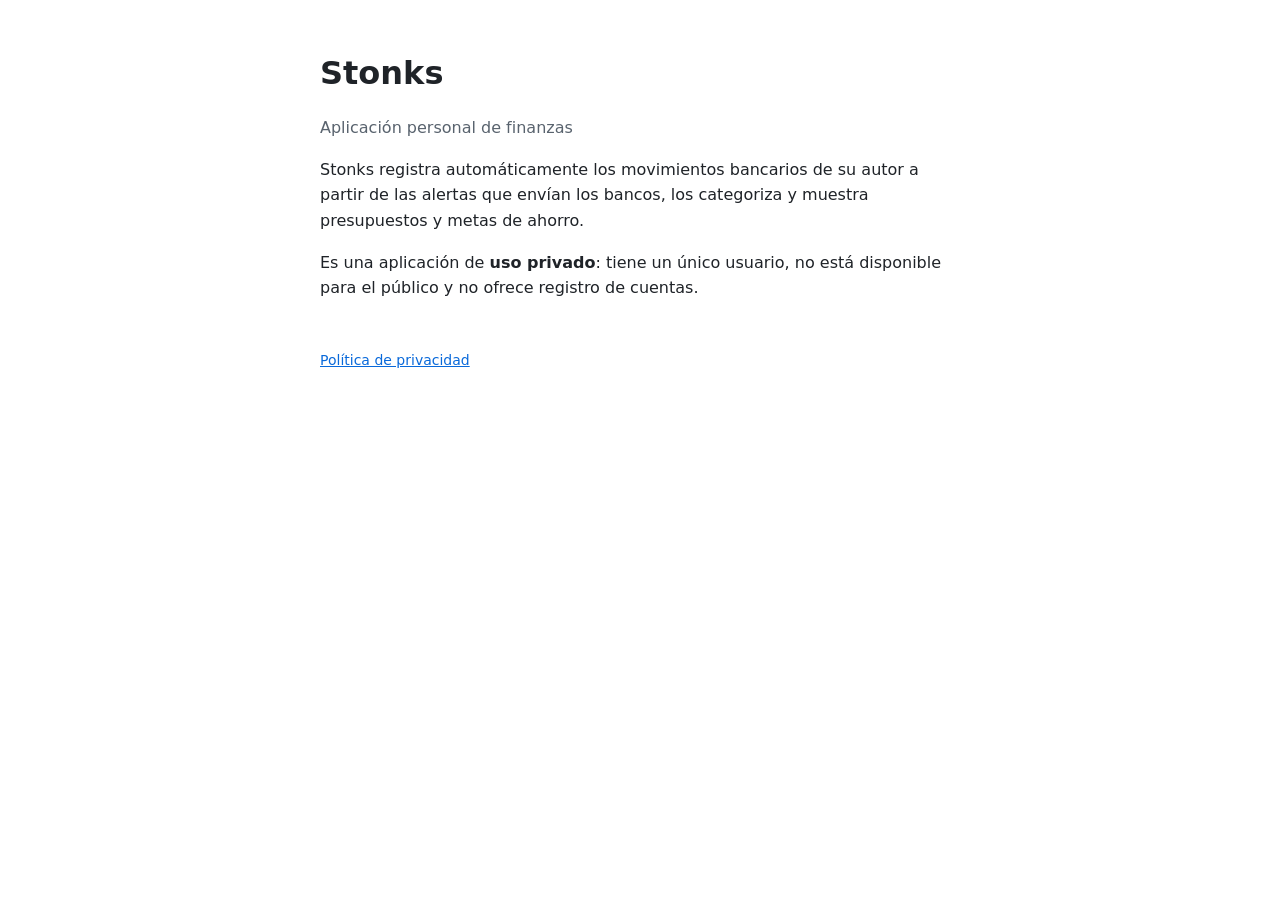
<file: index.html>
<!doctype html>
<html lang="es">
  <head>
    <meta charset="utf-8" />
    <meta name="viewport" content="width=device-width, initial-scale=1" />
    <title>Stonks</title>
    <link rel="stylesheet" href="estilo.css" />
  </head>
  <body>
    <main>
      <h1>Stonks</h1>
      <p class="subtitulo">Aplicación personal de finanzas</p>

      <p>
        Stonks registra automáticamente los movimientos bancarios de su autor a partir de las
        alertas que envían los bancos, los categoriza y muestra presupuestos y metas de ahorro.
      </p>
      <p>
        Es una aplicación de <strong>uso privado</strong>: tiene un único usuario, no está
        disponible para el público y no ofrece registro de cuentas.
      </p>

      <footer>
        <a href="privacidad.html">Política de privacidad</a>
      </footer>
    </main>
  </body>
</html>
</file>
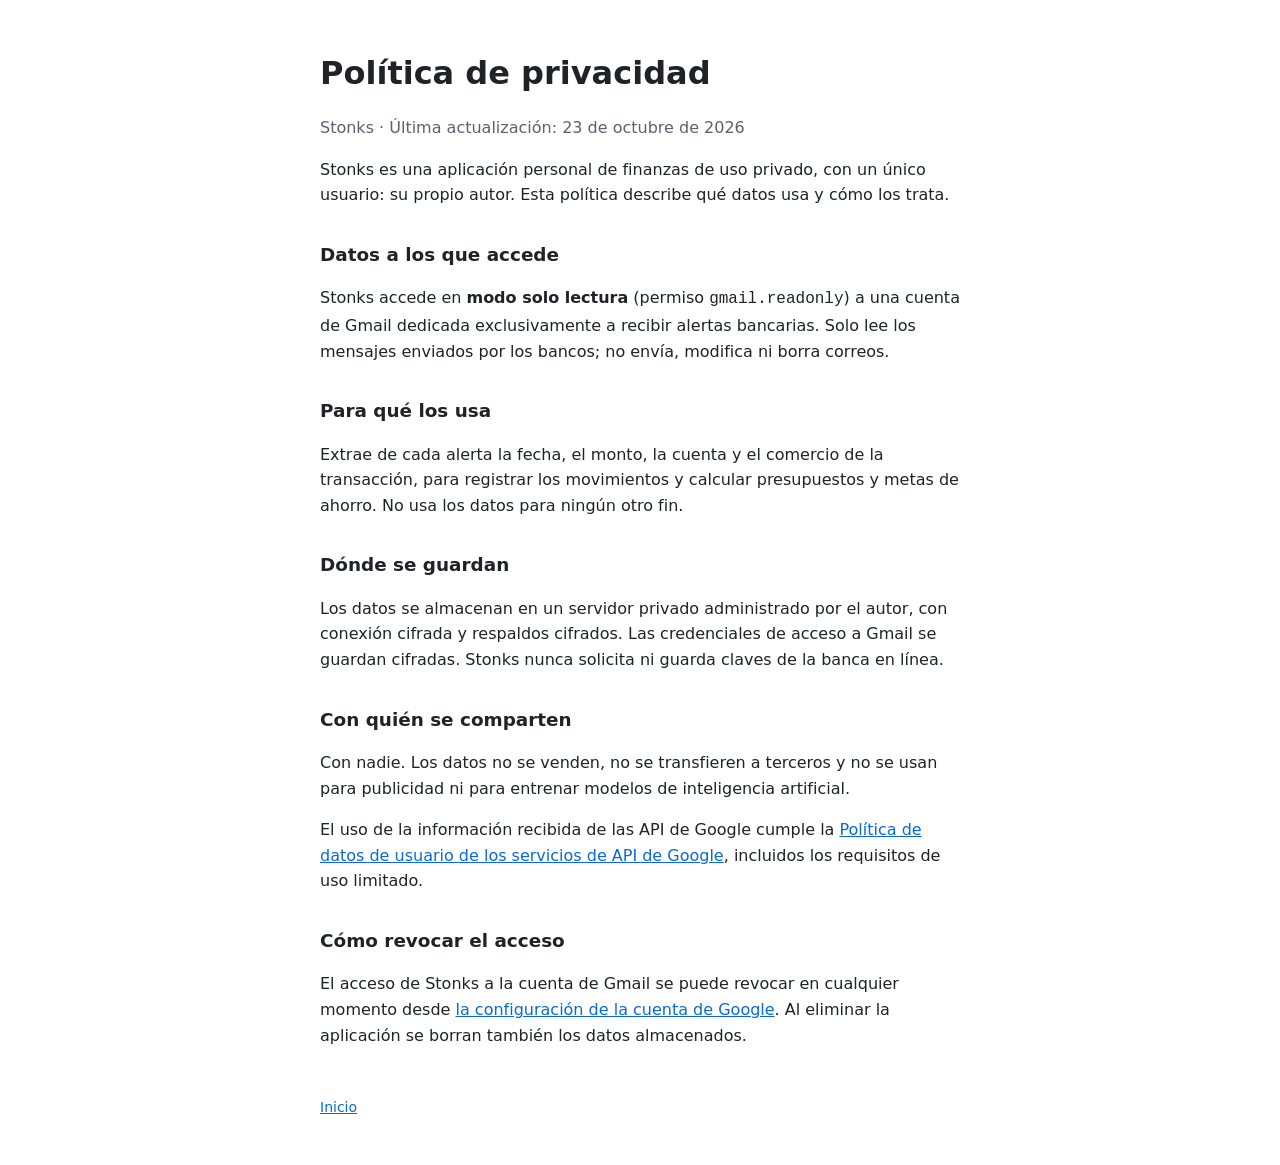
<file: privacidad.html>
<!doctype html>
<html lang="es">
  <head>
    <meta charset="utf-8" />
    <meta name="viewport" content="width=device-width, initial-scale=1" />
    <title>Política de privacidad · Stonks</title>
    <link rel="stylesheet" href="estilo.css" />
  </head>
  <body>
    <main>
      <h1>Política de privacidad</h1>
      <p class="subtitulo">Stonks · Última actualización: 23 de octubre de 2026</p>

      <p>
        Stonks es una aplicación personal de finanzas de uso privado, con un único usuario: su
        propio autor. Esta política describe qué datos usa y cómo los trata.
      </p>

      <h2>Datos a los que accede</h2>
      <p>
        Stonks accede en <strong>modo solo lectura</strong> (permiso
        <code>gmail.readonly</code>) a una cuenta de Gmail dedicada exclusivamente a recibir alertas
        bancarias. Solo lee los mensajes enviados por los bancos; no envía, modifica ni borra
        correos.
      </p>

      <h2>Para qué los usa</h2>
      <p>
        Extrae de cada alerta la fecha, el monto, la cuenta y el comercio de la transacción, para
        registrar los movimientos y calcular presupuestos y metas de ahorro. No usa los datos para
        ningún otro fin.
      </p>

      <h2>Dónde se guardan</h2>
      <p>
        Los datos se almacenan en un servidor privado administrado por el autor, con conexión
        cifrada y respaldos cifrados. Las credenciales de acceso a Gmail se guardan cifradas. Stonks
        nunca solicita ni guarda claves de la banca en línea.
      </p>

      <h2>Con quién se comparten</h2>
      <p>
        Con nadie. Los datos no se venden, no se transfieren a terceros y no se usan para publicidad
        ni para entrenar modelos de inteligencia artificial.
      </p>
      <p>
        El uso de la información recibida de las API de Google cumple la
        <a href="https://developers.google.com/terms/api-services-user-data-policy"
          >Política de datos de usuario de los servicios de API de Google</a
        >, incluidos los requisitos de uso limitado.
      </p>

      <h2>Cómo revocar el acceso</h2>
      <p>
        El acceso de Stonks a la cuenta de Gmail se puede revocar en cualquier momento desde
        <a href="https://myaccount.google.com/permissions">la configuración de la cuenta de Google</a>.
        Al eliminar la aplicación se borran también los datos almacenados.
      </p>

      <footer>
        <a href="./">Inicio</a>
      </footer>
    </main>
  </body>
</html>
</file>
<file: estilo.css>
:root {
  color-scheme: light dark;
  --texto: #1f2328;
  --suave: #59636e;
  --fondo: #ffffff;
  --enlace: #0969da;
}
@media (prefers-color-scheme: dark) {
  :root {
    --texto: #e6edf3;
    --suave: #9198a1;
    --fondo: #0d1117;
    --enlace: #4493f8;
  }
}
body {
  margin: 0;
  padding: 3rem 1.25rem;
  background: var(--fondo);
  color: var(--texto);
  font: 1rem/1.6 system-ui, -apple-system, "Segoe UI", sans-serif;
}
main {
  max-width: 40rem;
  margin: 0 auto;
}
h1 {
  margin: 0 0 0.25rem;
  font-size: 2rem;
}
h2 {
  margin-top: 2rem;
  font-size: 1.15rem;
}
.subtitulo,
footer {
  color: var(--suave);
}
footer {
  margin-top: 3rem;
  font-size: 0.875rem;
}
a {
  color: var(--enlace);
}
</file>
